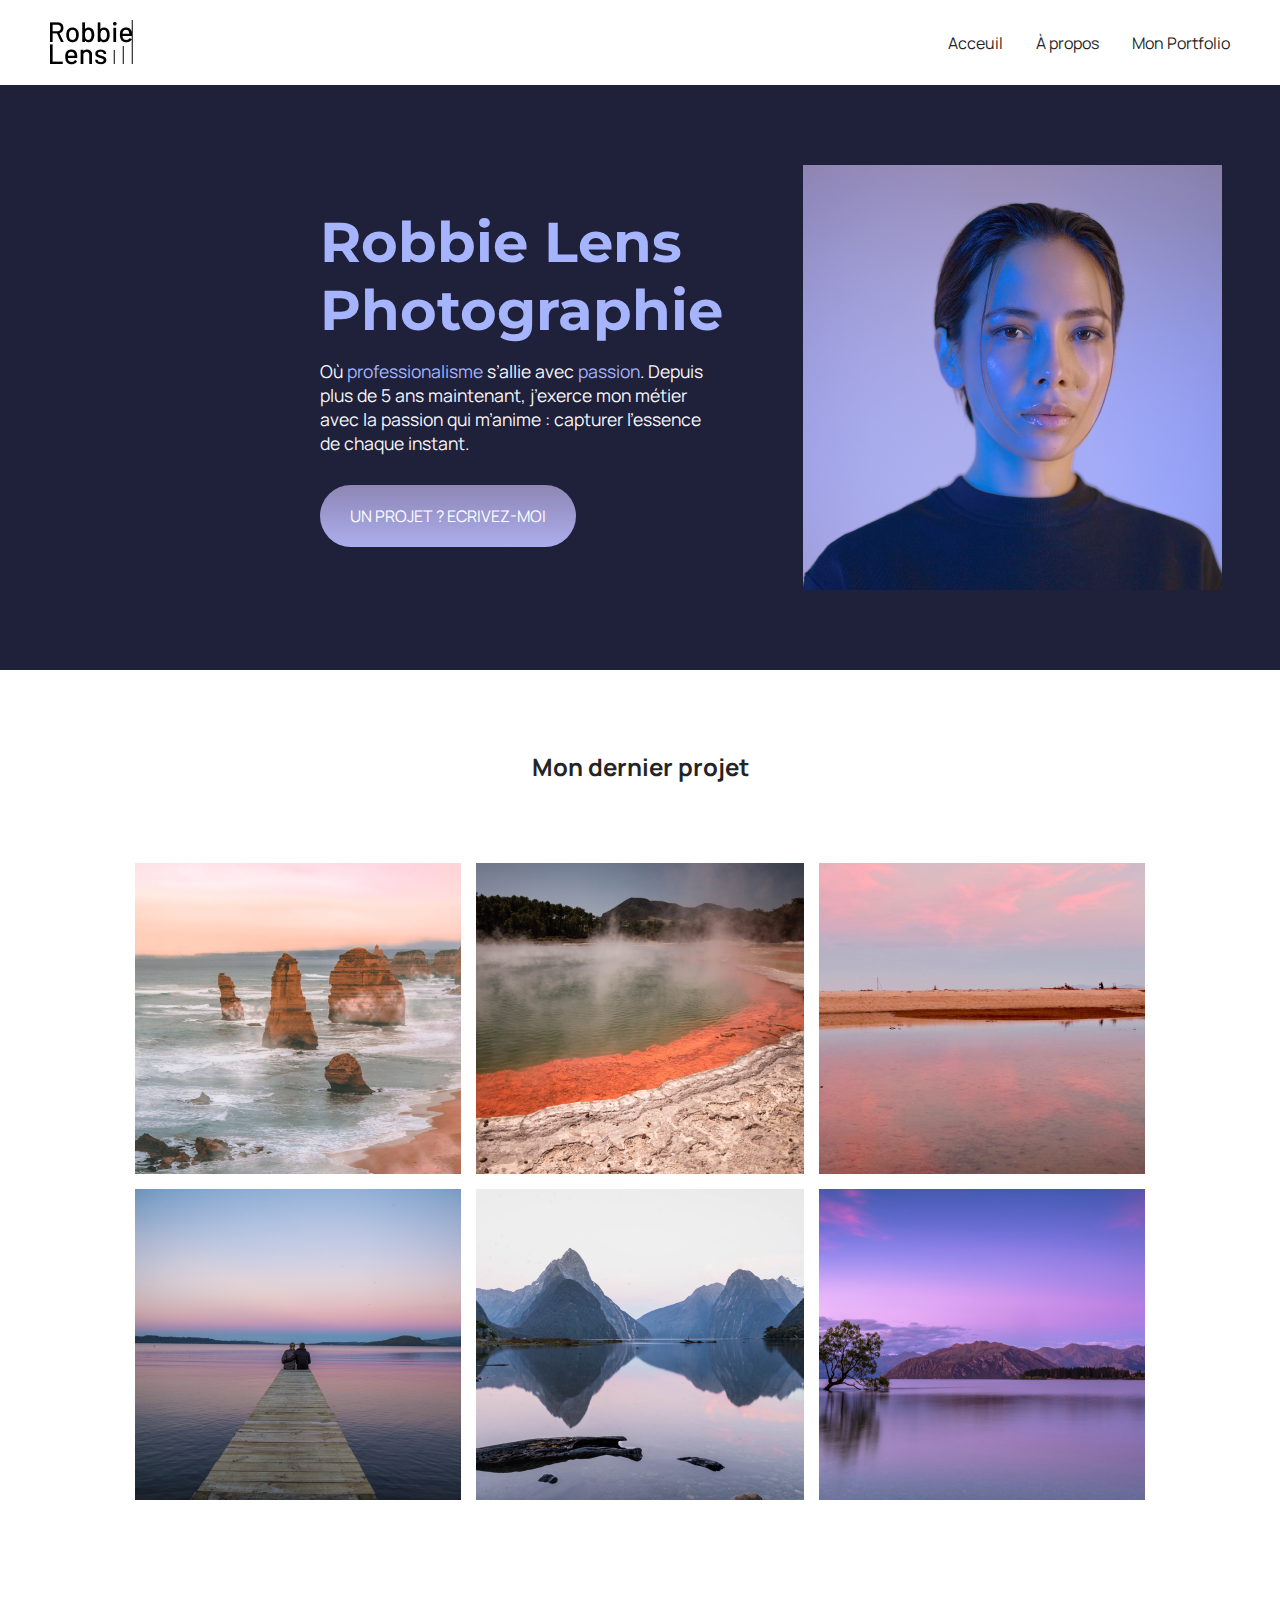
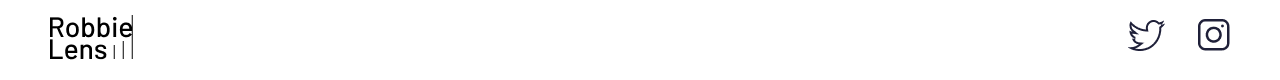
<file: index.html>
<!DOCTYPE html>
<html lang="fr">
<head>
    <meta charset="UTF-8">
    <meta name="viewport" content="width=device-width, initial-scale=1.0">
    <link href="style.css" rel="stylesheet">
    <link href="index.css" rel="stylesheet">
    <link rel="preconnect" href="https://fonts.googleapis.com">
    <link rel="preconnect" href="https://fonts.gstatic.com" crossorigin>
    <link href="https://fonts.googleapis.com/css2?family=Manrope:wght@200..800&family=Montserrat:ital,wght@0,100..900;1,100..900&display=swap" rel="stylesheet">
    <link rel="preconnect" href="https://fonts.googleapis.com">
    <link rel="preconnect" href="https://fonts.gstatic.com" crossorigin>
    <link href="https://fonts.googleapis.com/css2?family=Manrope:wght@200..800&family=Montserrat:ital,wght@0,100..900;1,100..900&display=swap" rel="stylesheet">
    <title>Acceuil - Robbie Lens Photographie</title>
</head>

<body>
    <header>
        <nav>
            <img src="images/logo.png" alt="Logo Robbie Lens">
            <div>
                <a href="index.html">Acceuil</a>
                <a href="a-propos.html">À propos</a>
                <a href="portfolio.html">Mon Portfolio</a>
            </div>
        </nav>
    </header>
    <main>
        <section class="acceuil-introduction">
            <div>
                <h1>Robbie Lens Photographie</h1>
                <p>
                    Où <em>professionalisme</em> s’allie avec <em>passion</em>. Depuis plus de 5 ans maintenant, j’exerce mon métier avec la passion
                    qui m’anime : capturer l’essence de chaque instant.
                </p>
                <a href="portfolio.html" class="cta">UN PROJET ? ECRIVEZ-MOI</a>
            </div>
            <img src="images/robbie-lens.png" alt="Portrait avec effet de la photographe Robbie Lens">
        </section>
        <section class="accueil-photos">
            <h2>Mon dernier projet</h2>
            <div>
                <img src="images/element-1.png" alt="Australie">
                <img src="images/element-2.png" alt="Nouvelle-Zelande">
                <img src="images/element-3.png" alt="Parc national d'abel tasman Nouvelle-Zelande">
            </div>
            <div>
                <img src="images/element-4.png" alt="Lac Rotorua Nouvelle-Zelande">
                <img src="images/element-5.png" alt="Milford Sound Nouvelle-Zelande">
                <img src="images/element-6.png" alt="Lac Wanaka Nouvelle-Zelande">
            </div>
        </section>
    </main>
    <footer>
            <img src="images/logo.png" alt="Logo Robbie Lens">
            <div>
                <a target="_blank" href="https://twitter.com/" class="lien-icone">
                    <img src="images/twitter.png" alt="Logo Twitter">
                </a>

                <a target="_blank" href="https://www.instagram.com/" class="lien-icone
                ">
                    <img src="images/instagram.png" alt="Logo Instagram">
                </a>
            </div>
    </footer>
</body>

</html>
</file>
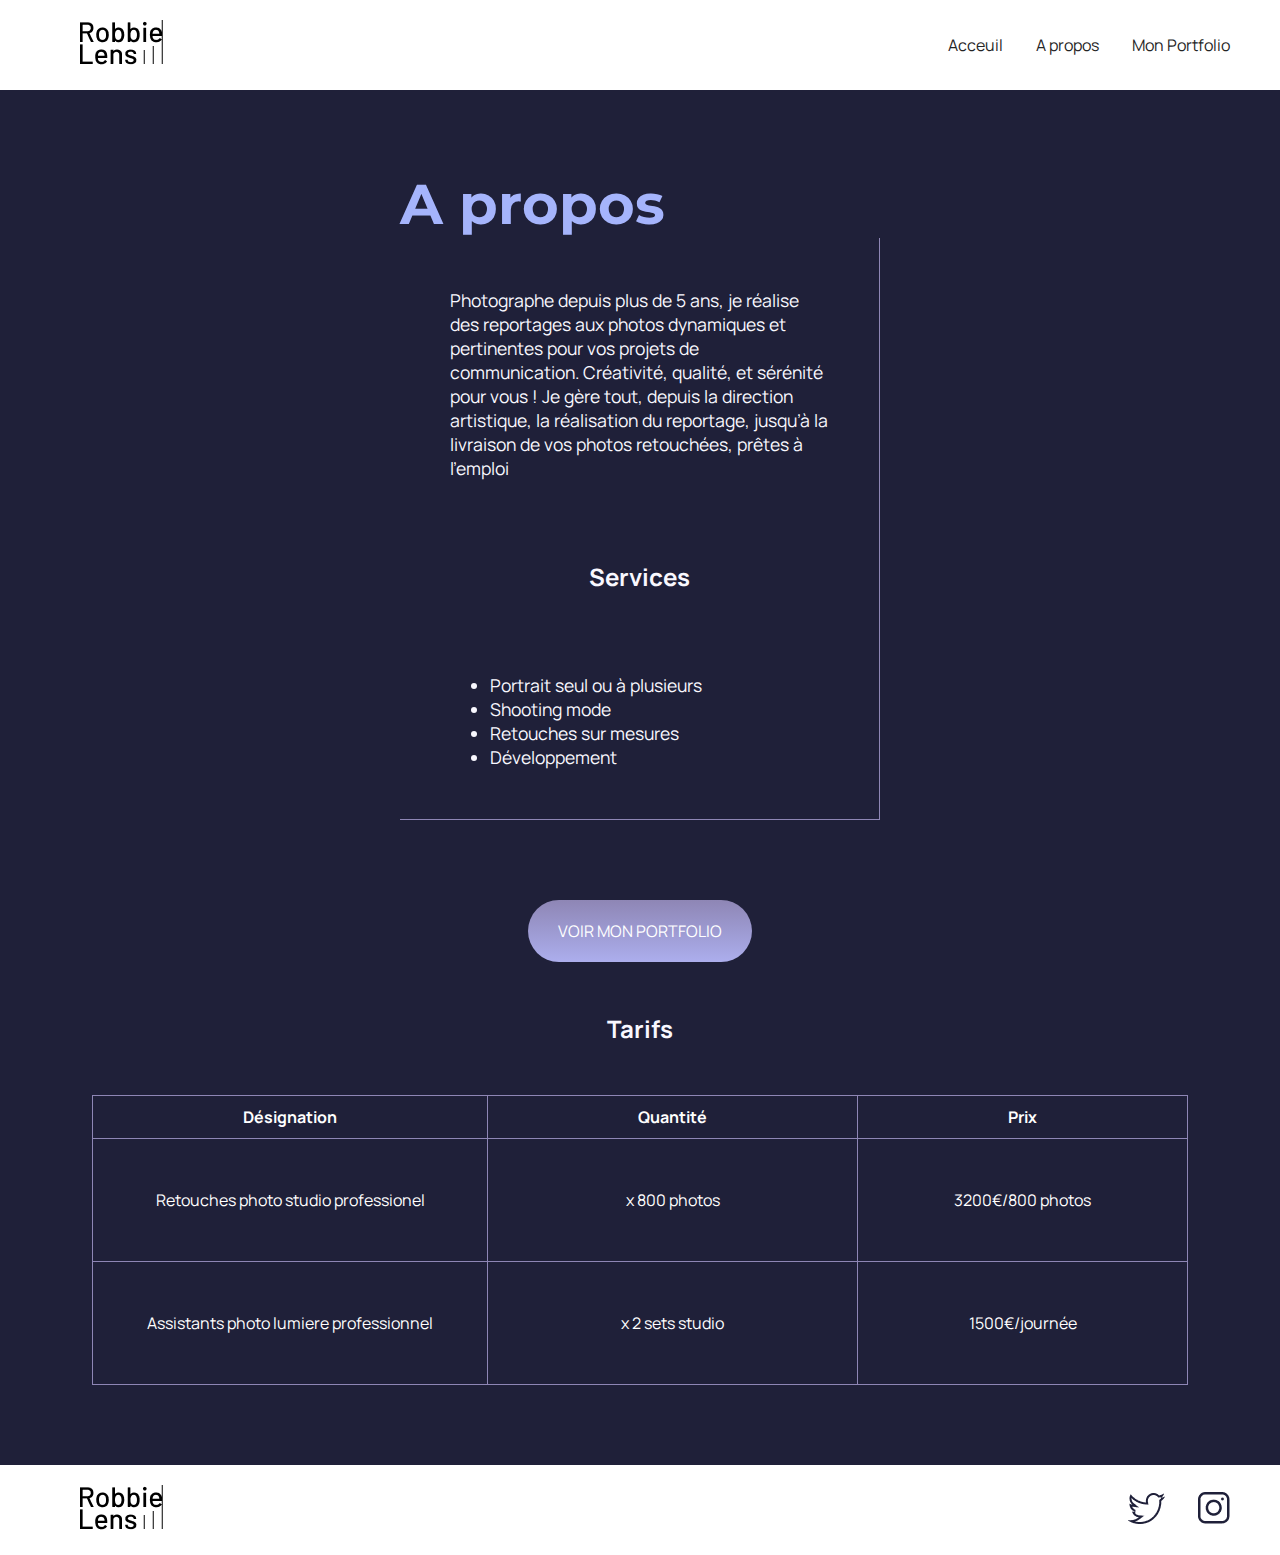
<file: A-propos.html>
<!DOCTYPE html>
<html lang="fr">
<head>
    <meta charset="UTF-8">
    <meta name="viewport" content="width=device-width, initial-scale=1.0">
    <link href="style.css"rel="stylesheet">
    <link href="a-propos.css" rel="stylesheet">
    <link rel="preconnect" href="https://fonts.googleapis.com">
    <link rel="preconnect" href="https://fonts.gstatic.com" crossorigin>
    <link href="https://fonts.googleapis.com/css2?family=Manrope:wght@200..800&family=Montserrat:ital,wght@0,100..900;1,100..900&display=swap" rel="stylesheet">
    <link rel="preconnect" href="https://fonts.googleapis.com">
    <link rel="preconnect" href="https://fonts.gstatic.com" crossorigin>
    <link href="https://fonts.googleapis.com/css2?family=Manrope:wght@200..800&family=Montserrat:ital,wght@0,100..900;1,100..900&display=swap" rel="stylesheet">
    <title>A-propos</title>
</head>
<body>

    <header>
        <nav>
            <a href="index.html" class="lien-icone">
                <img src="images/logo.png" alt="Logo Robbie Lens">
            </a>
            <div>
                <a href="index.html">Acceuil</a>
                <a href="a-propos.html">A propos</a>
                <a href="portfolio.html">Mon Portfolio</a>
            </div>
        </nav>
    </header>
    <main class="a-propos-main">
        <section>
            <h1>A propos</h1>
            <div class="carre-contenu">
                <p>Photographe depuis plus de 5 ans, je réalise des reportages aux photos dynamiques et pertinentes pour vos projets de communication. Créativité, qualité, et sérénité pour vous ! Je gère tout, depuis la direction artistique, la réalisation du reportage, jusqu’à la livraison de vos photos retouchées, prêtes à l’emploi</p>
                <h2>Services</h2>
                <ul>
                    <li>Portrait seul ou à plusieurs</li>
                    <li>Shooting mode</li>
                    <li>Retouches sur mesures</li>
                    <li>Développement</li>
                </ul>
            </div>
            <div>
                <a href="portfolio.html" class="cta">VOIR MON PORTFOLIO</a>
            </div>
            <h2>Tarifs</h2>
            <table>
                <tr>
                    <th>Désignation</th>
                    <th>Quantité</th>
                    <th>Prix</th>
                </tr>
                <tr>
                    <td>Retouches photo studio professionel</td>
                    <td>x 800 photos</td>
                    <td>3200€/800 photos</td>
                </tr>
                <tr>
                    <td>Assistants photo lumiere professionnel</td>
                    <td>x 2 sets studio</td>
                    <td>1500€/journée</td>
                </tr>
            </table>
        </section>
    </main>
    <footer>
        <a href="index.html" class="lien-icone">
            <img src="images/logo.png" alt="Logo Robbie Lens">
        </a>
        <div>
            <a target="_blank" href="https://twitter.com/" class="lien-icone">
                <img src="images/twitter.png" alt="Logo Twitter">
            </a>
            <a target="_blank" href="https://www.instagram.com/" class="lien-icone">
                <img src="images/instagram.png" alt="Logo Instagram">
            </a>
        </div>
    </footer>
</body>

</body>
</html>
</file>
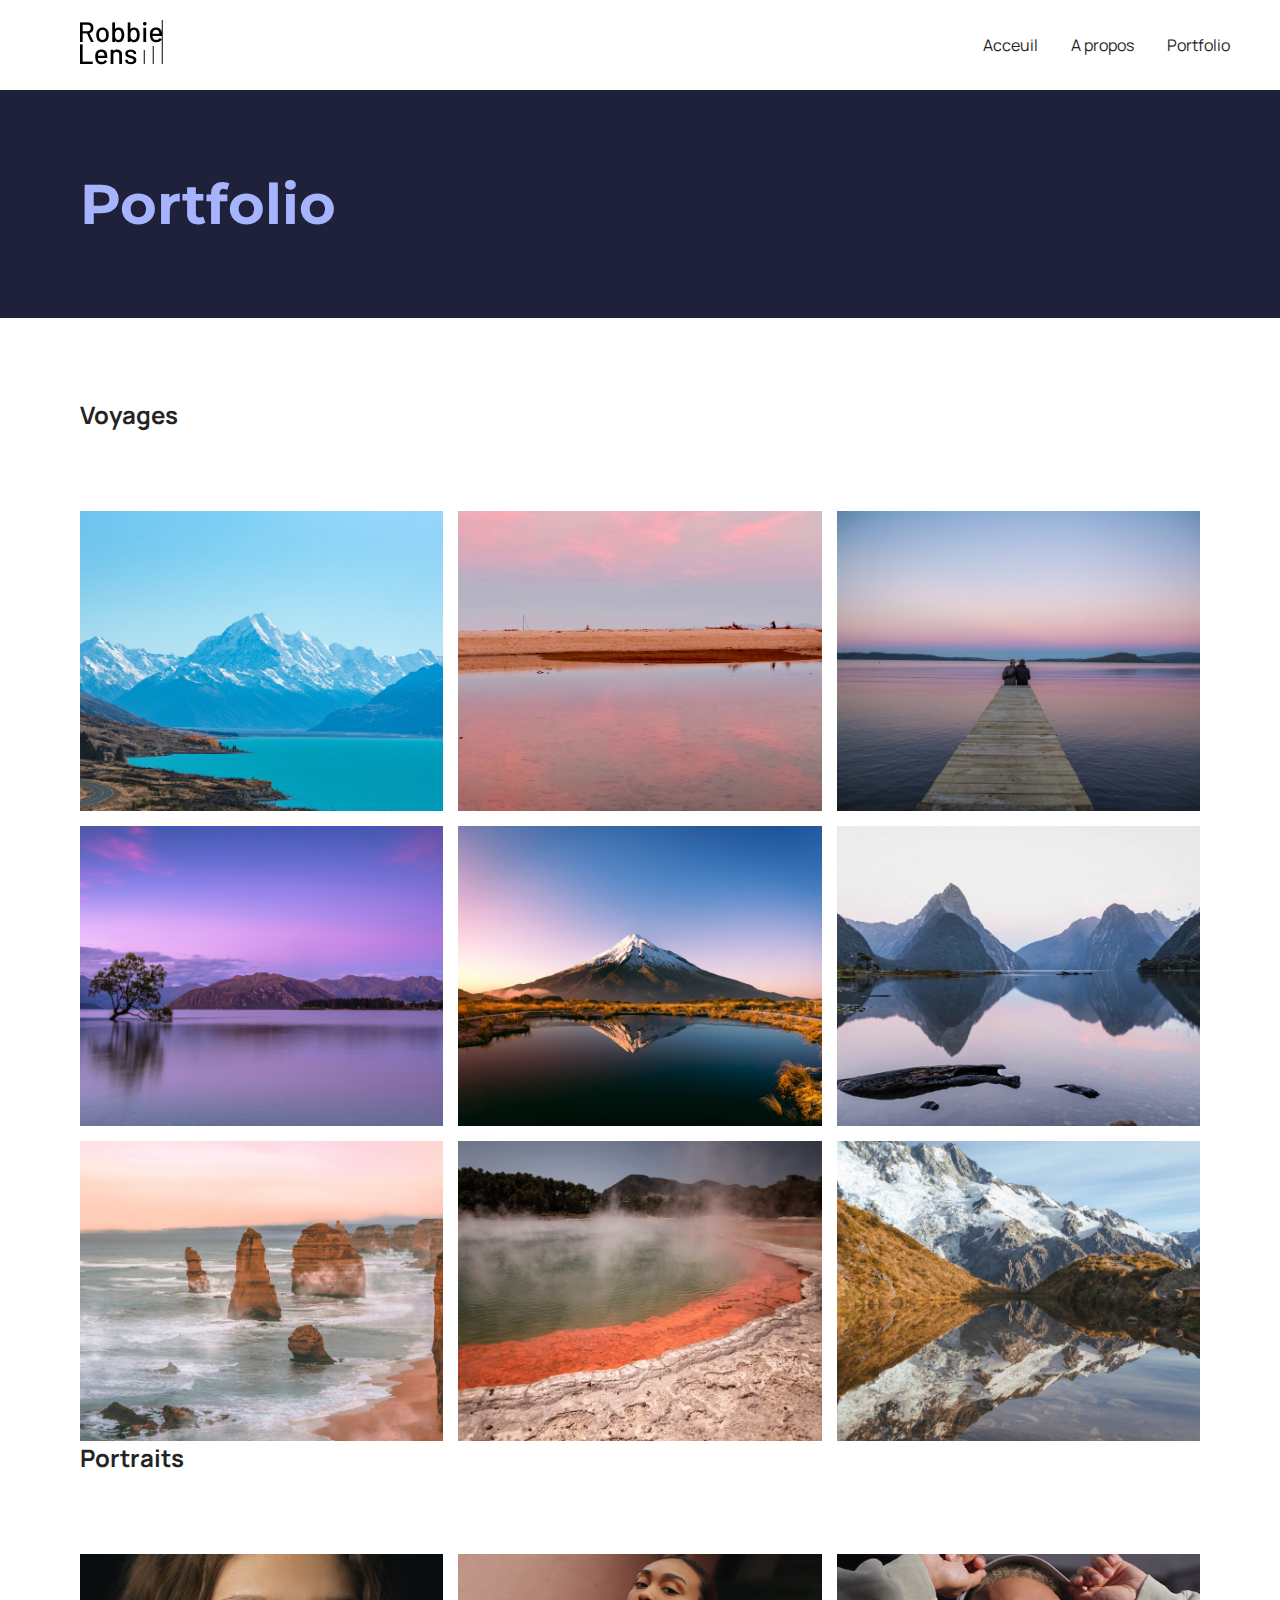
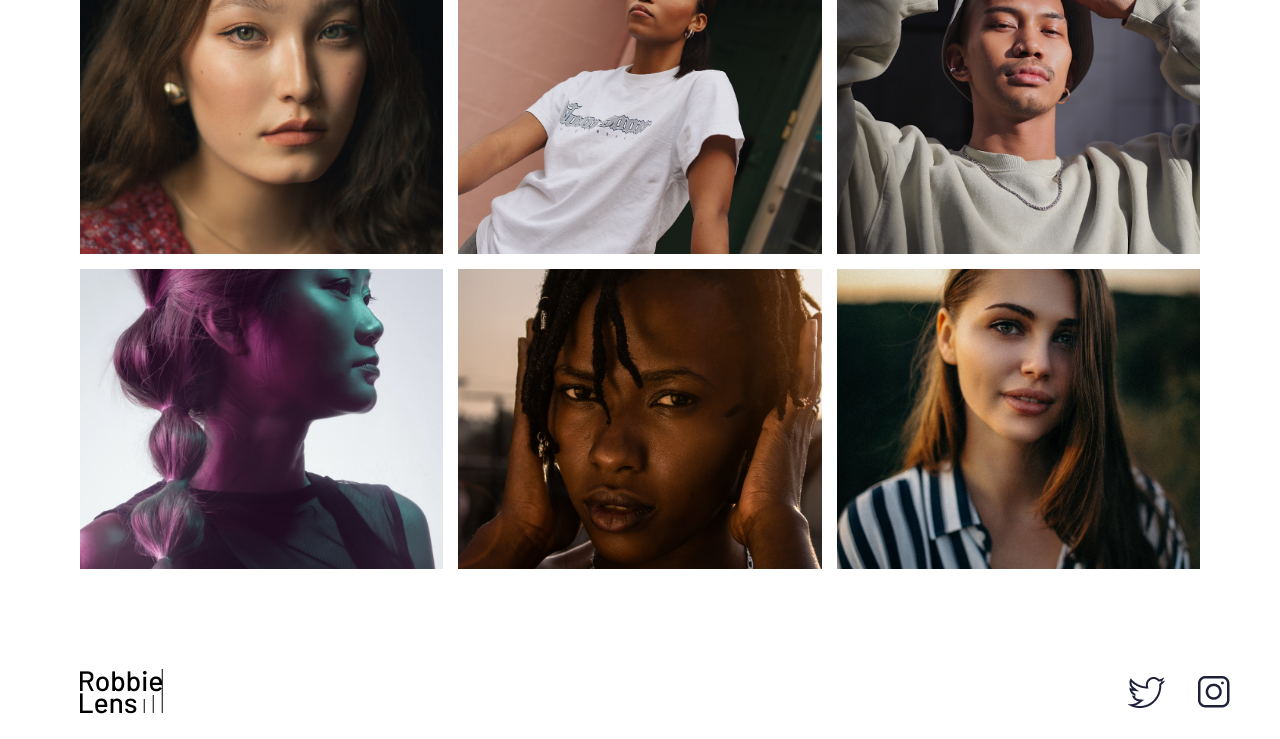
<file: portfolio.html>
<!DOCTYPE html>
<html lang="fr">
<head>
    <meta charset="UTF-8">
    <meta name="viewport" content="width=device-width, initial-scale=1.0">
    <link href="style.css" rel="stylesheet">
    <link href="portfolio.css" rel="stylesheet">
    <link rel="preconnect" href="https://fonts.googleapis.com">
    <link rel="preconnect" href="https://fonts.gstatic.com" crossorigin>
    <link href="https://fonts.googleapis.com/css2?family=Manrope&family=Montserrat&display=swap" rel="stylesheet">
    <title>Porfolio - Robbie Lens Photographie</title>
</head>

<body>
    <header>
        <nav>
            <a href="index.html" class="lien-icone">
                <img src="images/logo.png" alt="Logo Robbie Lens">
            </a>
            <div>
                <a href="index.html">Acceuil</a>
                <a href="a-propos.html">A propos</a>
                <a href="portfolio.html">Portfolio</a>
            </div>
        </nav>
    </header>
    <main>
        <section>
            <h1>Portfolio</h1>
        </section>
        <section class="portfolio-section-photos">
            <h2>Voyages</h2>
            <div class="container1">
                <a href="images/portfolio/paysage1.jpg" class="lien-conteneur-photo">
                    <img src="images/paysage1.jpg" alt="photo de montagne">
                    <div class="photo-hover">Voir la photo</div>
                </a>
                <a href="images/portfolio/paysage2.jpg" class="lien-conteneur-photo">
                    <img src="images/paysage2.jpg" alt="photo de plage">
                    <div class="photo-hover">Voir la photo</div>
                </a>
                <a href="images/portfolio/paysage3.jpg" class="lien-conteneur-photo">
                    <img src="images/paysage3.jpg" alt="photo de bord de mer">
                    <div class="photo-hover">Voir la photo</div>
                </a>
                <a href="images/portfolio/paysage4.jpg" class="lien-conteneur-photo">
                    <img src="images/paysage4.jpg" alt="photo de montagne en bord de mer">
                    <div class="photo-hover">Voir la photo</div>
                </a>
                <a href="images/portfolio/paysage5.jpg" class="lien-conteneur-photo">
                    <img src="images/paysage5.jpg" alt="photo de lac au pied d'une montagne">
                    <div class="photo-hover">Voir la photo</div>
                </a>
                <a href="images/portfolio/paysage6.jpg" class="lien-conteneur-photo">
                    <img src="images/paysage6.jpg" alt="photo d'un glacier">
                    <div class="photo-hover">Voir la photo</div>
                </a>
                <a href="images/portfolio/paysage7.jpg" class="lien-conteneur-photo">
                    <img src="images/paysage7.jpg" alt="photo de rochers en bord de mer">
                    <div class="photo-hover">Voir la photo</div>
                </a>
                <a href="images/portfolio/paysage8.jpg" class="lien-conteneur-photo">
                    <img src="images/paysage8.jpg" alt="photo d'un lac acide">
                    <div class="photo-hover">Voir la photo</div>
                </a>
                <a href="images/portfolio/paysage9.jpg" class="lien-conteneur-photo">
                    <img src="images/paysage9.jpg" alt="photo d'un lac au pied d'une montagne enneigée">
                    <div class="photo-hover">Voir la photo</div>
                </a>
            </div>
            <h2>Portraits</h2>
            <div class="container2">
                <a href="images/portfolio/portrait1.jpg" class="lien-conteneur-photo">
                    <img src="images/portrait1.jpg" alt="portrait de femme" class="prtr1">
                    <div class="photo-hover">Voir la photo</div>
                </a>
                <a href="images/portfolio/portrait2.jpg" class="lien-conteneur-photo">
                    <img src="images/portrait2.jpg" alt="portrait de femme" class="prtr2">
                    <div class="photo-hover">Voir la photo</div>
                </a>
                <a href="images/portfolio/portrait3.jpg" class="lien-conteneur-photo">
                    <img src="images/portrait3.jpg" alt="portrait d'homme" class="prtr3">
                    <div class="photo-hover">Voir la photo</div>
                </a>
                <a href="images/portfolio/portrait4.jpg" class="lien-conteneur-photo">
                    <img src="images/portrait4.jpg" alt="portrait de femme" class="prtr4">
                    <div class="photo-hover">Voir la photo</div>
                </a>
                <a href="images/portfolio/portrait5.jpg" class="lien-conteneur-photo">
                    <img src="images/portrait5.jpg" alt="portrait de femme" class="prtr5">
                    <div class="photo-hover">Voir la photo</div>
                </a>
                <a href="images/portfolio/portrait6.jpg" class="lien-conteneur-photo">
                    <img src="images/portrait6.jpg" alt="portrait de femme" class="prtr6">
                    <div class="photo-hover">Voir la photo</div>
                </a>
            </div>
        </section>
    </main>
    <footer>
        <a href="index.html" class="lien-icone">
            <img src="images/logo.png" allt="Logo Robbie Lens">
        </a>
        <div>
            <a target="_blank" href="https://twitter.com/" class="lien-icone">
                <img src="images/twitter.png" alt="Logo Twitter">
            </a>
            <a target="_blank" href="https://www.instagram.com/" class="lien-icone">
                <img src="images/instagram.png" alt="Logo Instagram">
            </a>
        </div>
    </footer>
</body>

</html>
</file>
<file: style.css>
* {
    margin: 0;
}

 body {
    background-color: #1F2039;
    font-family: "Manrope", sans-serif;
    font-size: 1em;
 }

 a {
    text-decoration: none;
    color: #242424;
 }

em {
    color: #A5B4FC;
    font-style: normal;
}

h1 {
    font-size: 3.5em;
    color: #A5B4FC;
    font-family: "Montserrat", serif;
}

h2 {
    color: #F9F8FF;
}

p, li {
    font-size: 1.1em;
    color: #F9F8FF;
}

 header, footer {
    background-color: white;
    padding: 20px 50px;
 }

.cta {
    background: linear-gradient(#8e86b5, #acaeed);
    color: white;
    display: inline-block;
    border-radius: 50px;
    padding: 20px 30px;
}

a:hover {
    text-decoration: underline;
}

.cta:hover {
    background: linear-gradient(#696484, #8788BA);
    text-decoration: none;
}

.lien-icone {
    margin-left: 30px;
}

.lien-icone:hover {
    opacity: 0.5;
}

section {
    padding: 80px;
}

footer, nav{
    display: flex;
    flex-direction: row;
    align-items: center;
    justify-content: space-between;
}

nav a {
    margin-left: 30px;
}
</file>
<file: index.css>
.accueil-photos {
    background-color: white;
    padding: 80px;
}

.accueil-photos h2 {
    color: #242424;
    text-align: center;
    margin-bottom: 80px;
}

.accueil-photos div {
    display: flex;
    flex-direction: row;
    gap: 15px;
    justify-content: center;
    margin-bottom: 15px;
}

.acceuil-introduction {
    display: flex;
    flex-direction: row;
    width: 50%;
    align-items: center;
    margin: auto;
}

.acceuil-introduction h1 {
    margin-bottom: 15px;
}

.acceuil-introduction p {
    margin-bottom: 30px;
}

.acceuil-introduction div {
    padding-right: 80px;
}
</file>
<file: a-propos.css>
.carre-contenu {
    border-right: 1px solid #8e86b5;
    border-bottom: 1px solid #8e86b5;
    padding: 50px;
    margin-bottom: 80px;
}

.carre-contenu h2 {
    margin-top: 30px;
}

.carre-contenu ul {
    margin-top: 30px;
}

.carre-contenu + div {
    text-align: center;
}

.a-propos-main {
    width: 50%;
    margin: auto;
}

th, td {
    border: 1px solid #8e86b5
}

table {
    border-collapse: collapse;
    color: white;
    text-align: center;
}

h2 {
    text-align: center;
    padding: 50px;
}

table {
    display: flex;
    justify-content: center;
}

th {
    padding: 10px 150px;
}

td {
    padding: 50px 0px;
}
</file>
<file: portfolio.css>
.portfolio-section-photos {
    background-color: white;
}

.portfolio-section-photos h2 {
    color: #242424;
    margin-bottom: 80px;
}

.container1 {
    display: grid;
    grid-template-columns: 1fr 1fr 1fr;
    grid-template-rows: 300px 300px 300px;
    gap: 15px;
}

.container2 {
    display: grid;
    grid-template-columns: 1fr 1fr 1fr;
    grid-template-rows: 300px 300px;
    gap: 15px;
}

.container1 img,
.container2 img {
    width: 100%;
    height: 100%;
    object-fit: cover;
}

.lien-conteneur-photo {
    position: relative;
}

.photo-hover {
    position: absolute;
    top: 0;
    left: 0;
    right: 0;
    bottom: 0;
    display: flex;
    align-items: center;
    justify-content: center;
    font-size: 1.5em;
    color: white;
    background-color: rgba(0, 0, 0, 0.7);
    display: none;
}

.lien-conteneur-photo:hover .photo-hover {
    display: flex;
}
</file>
